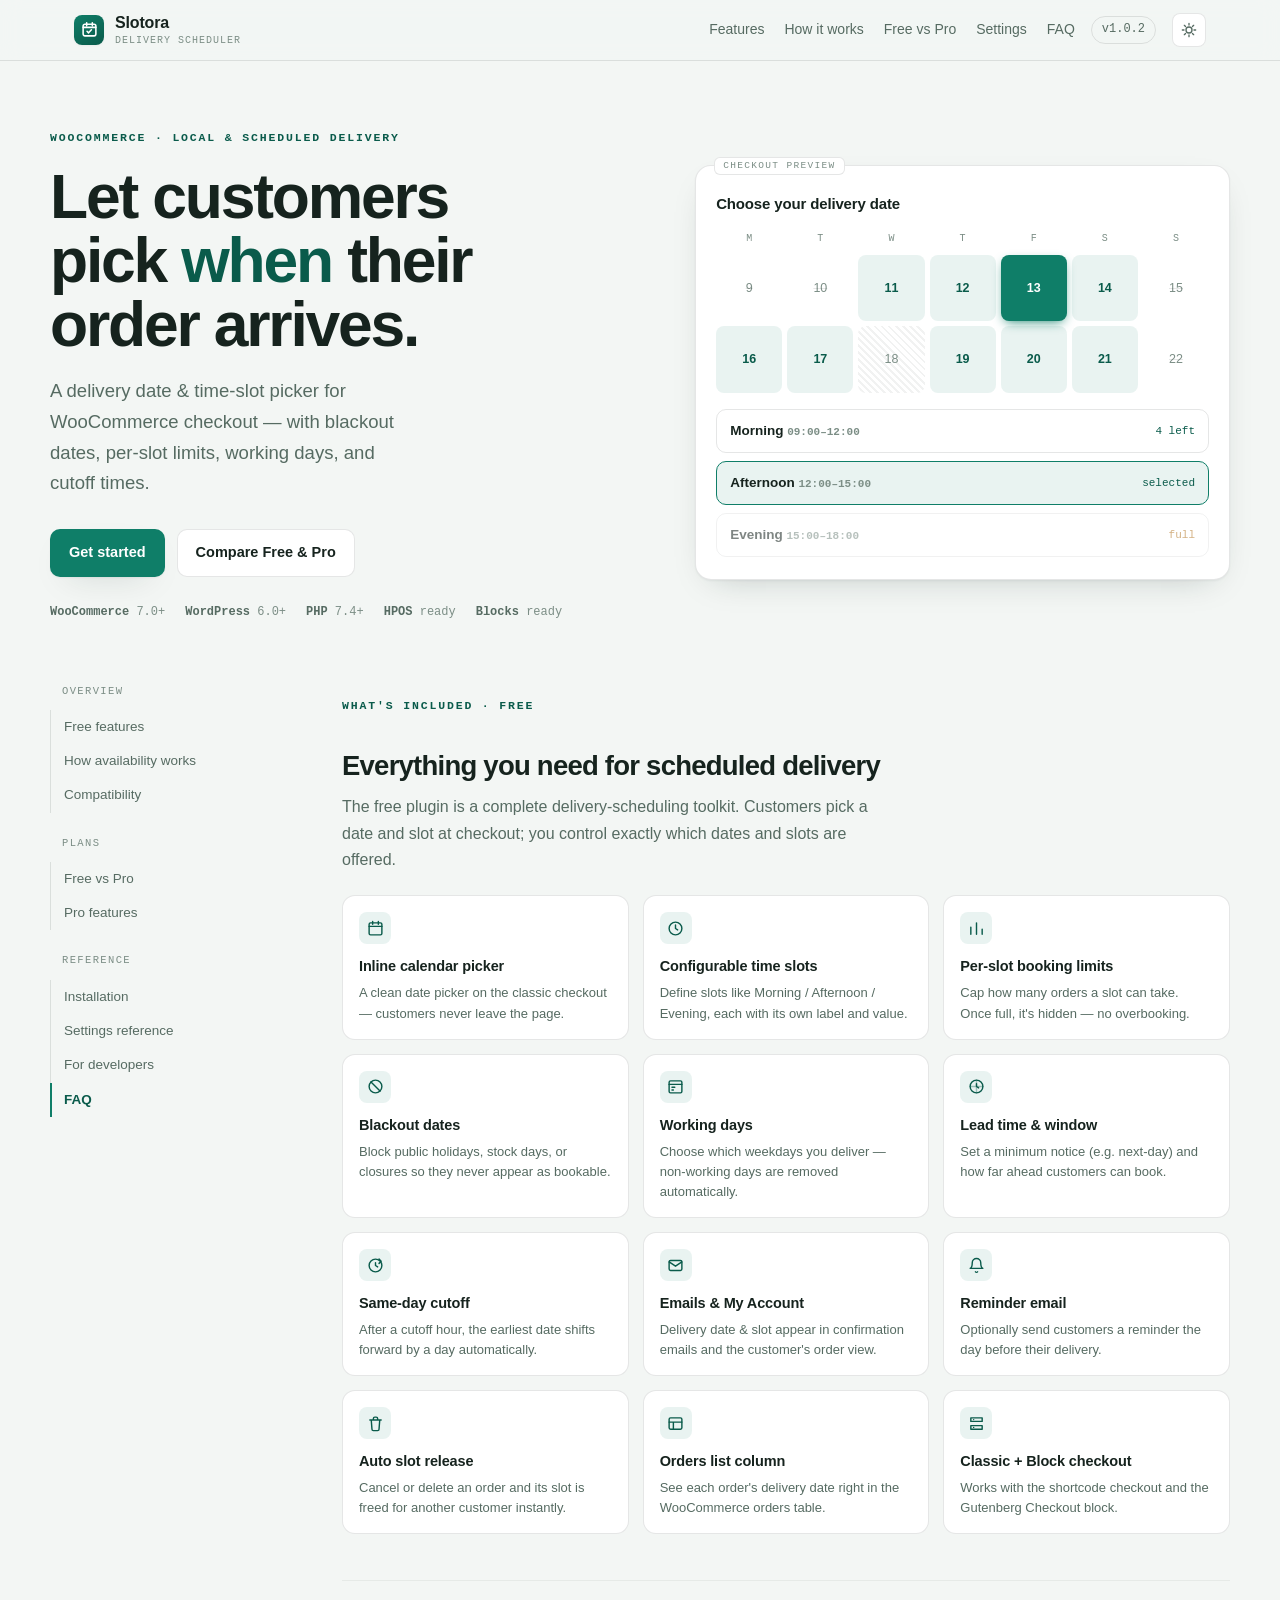
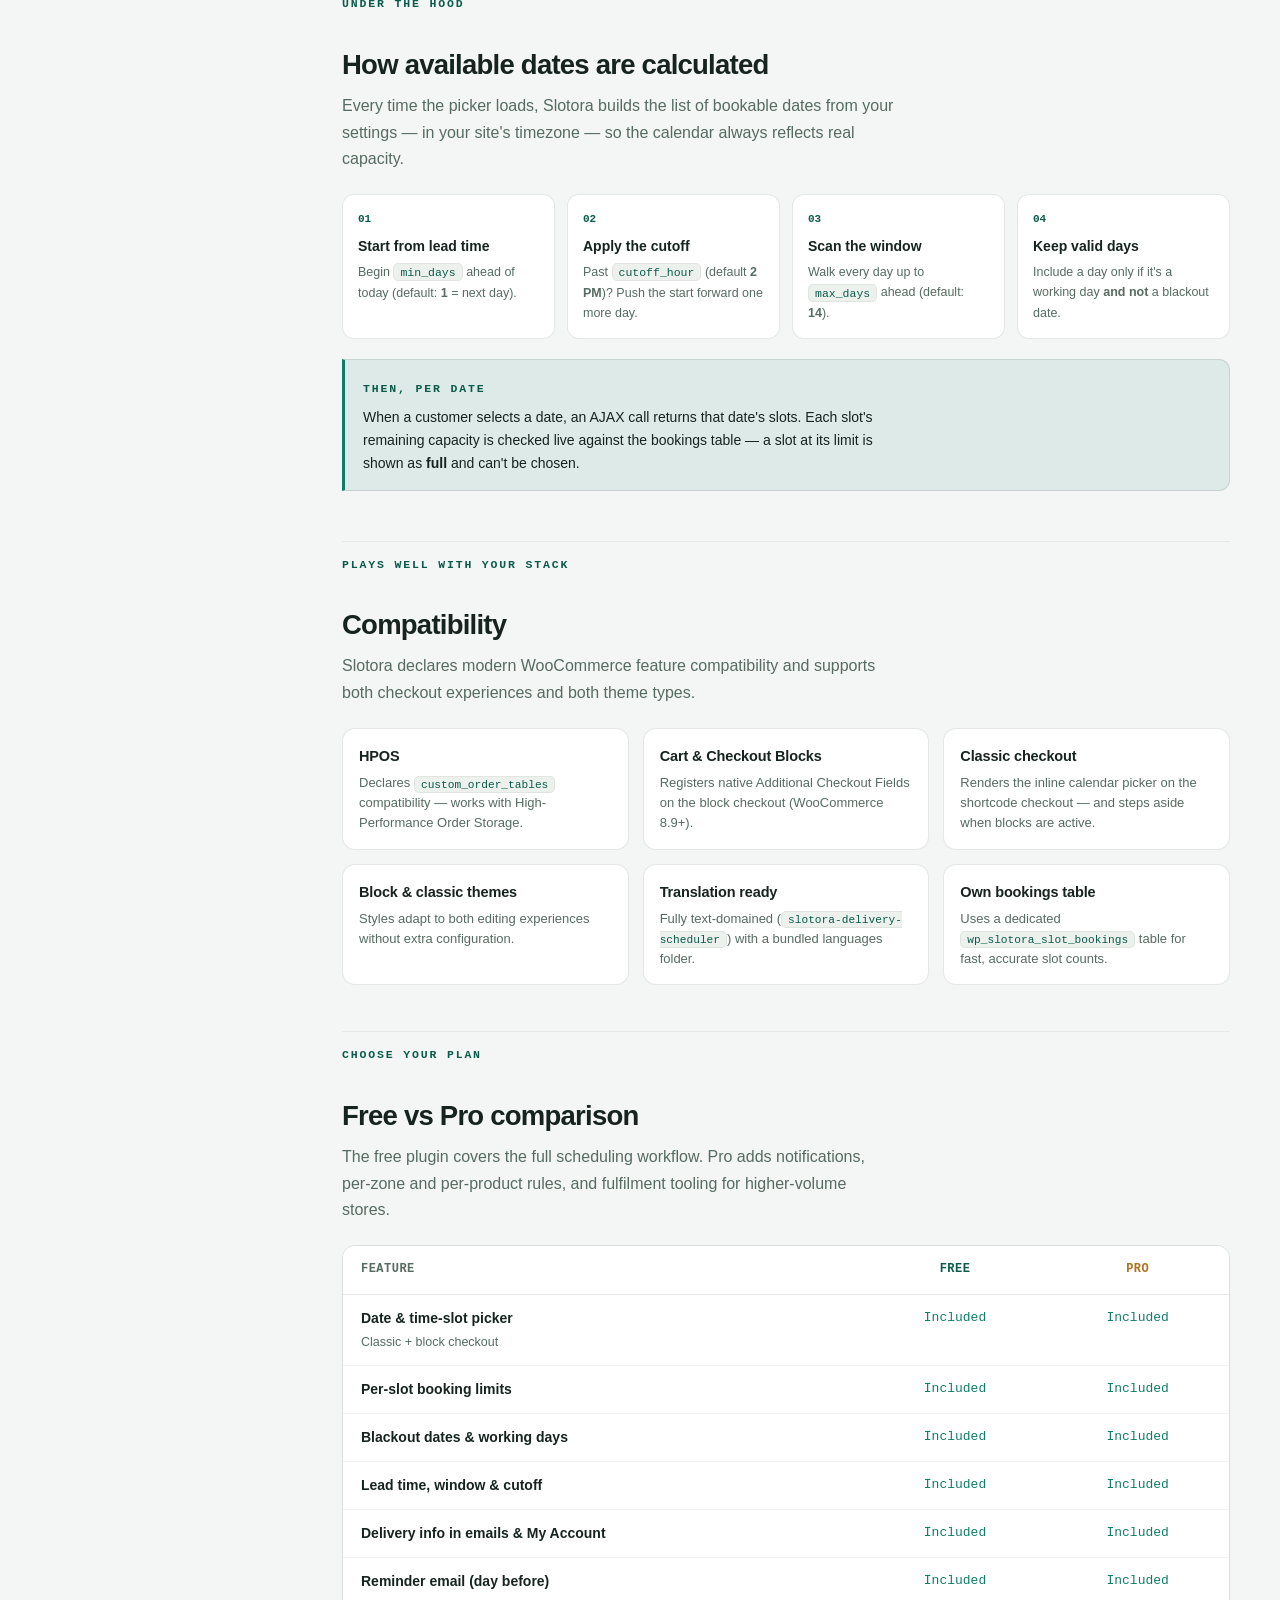
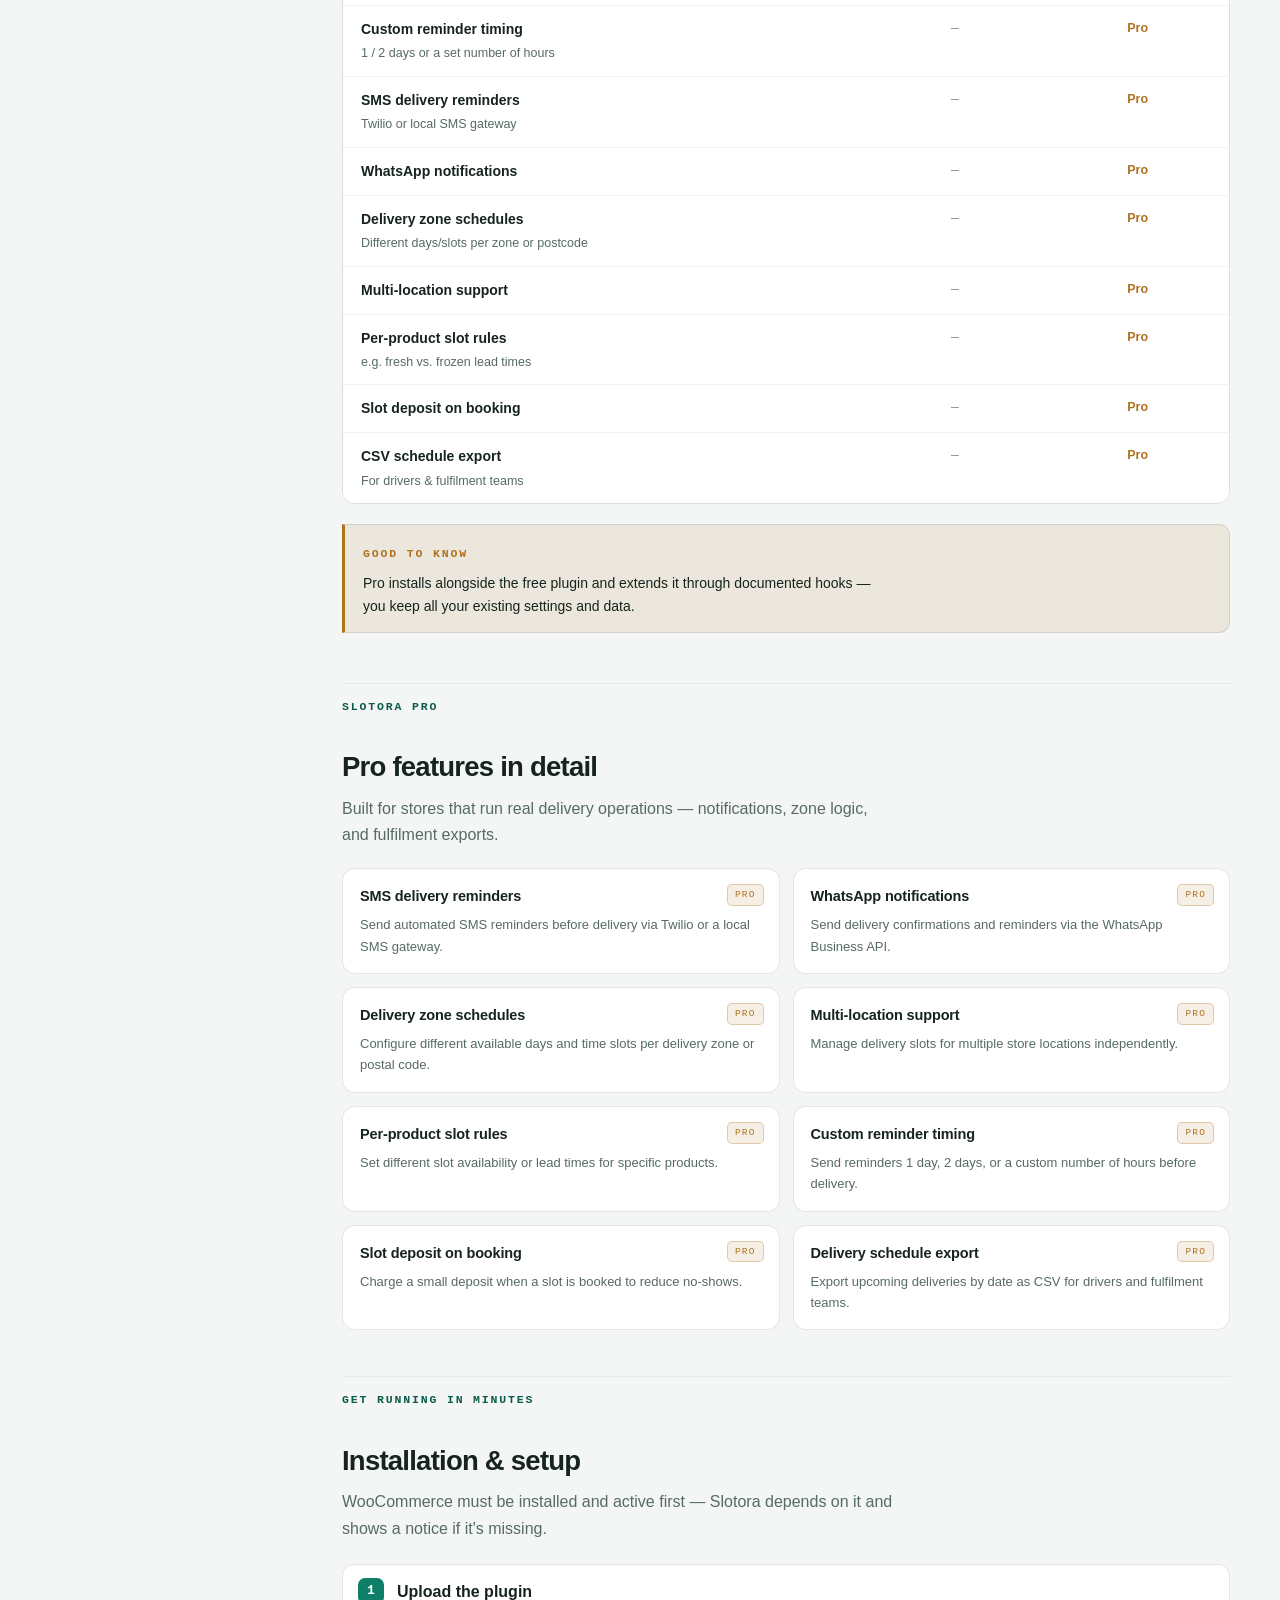
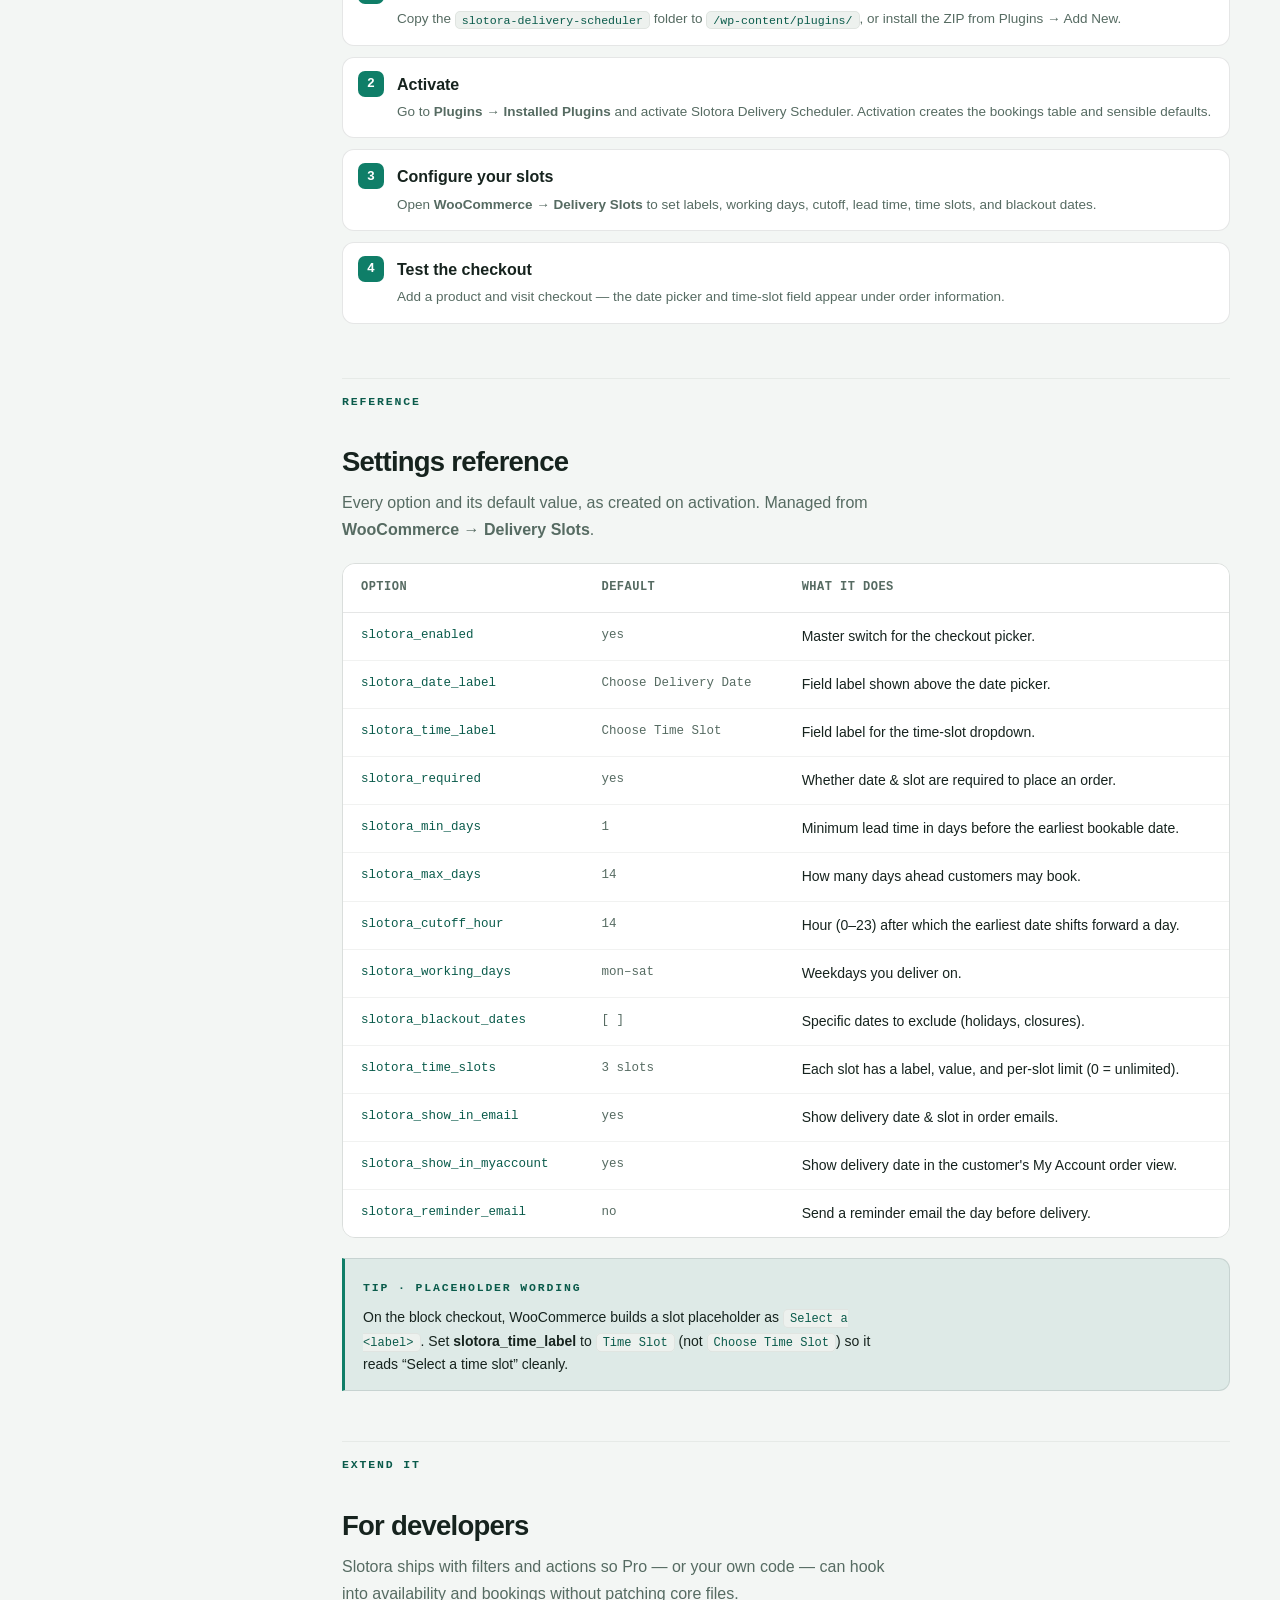
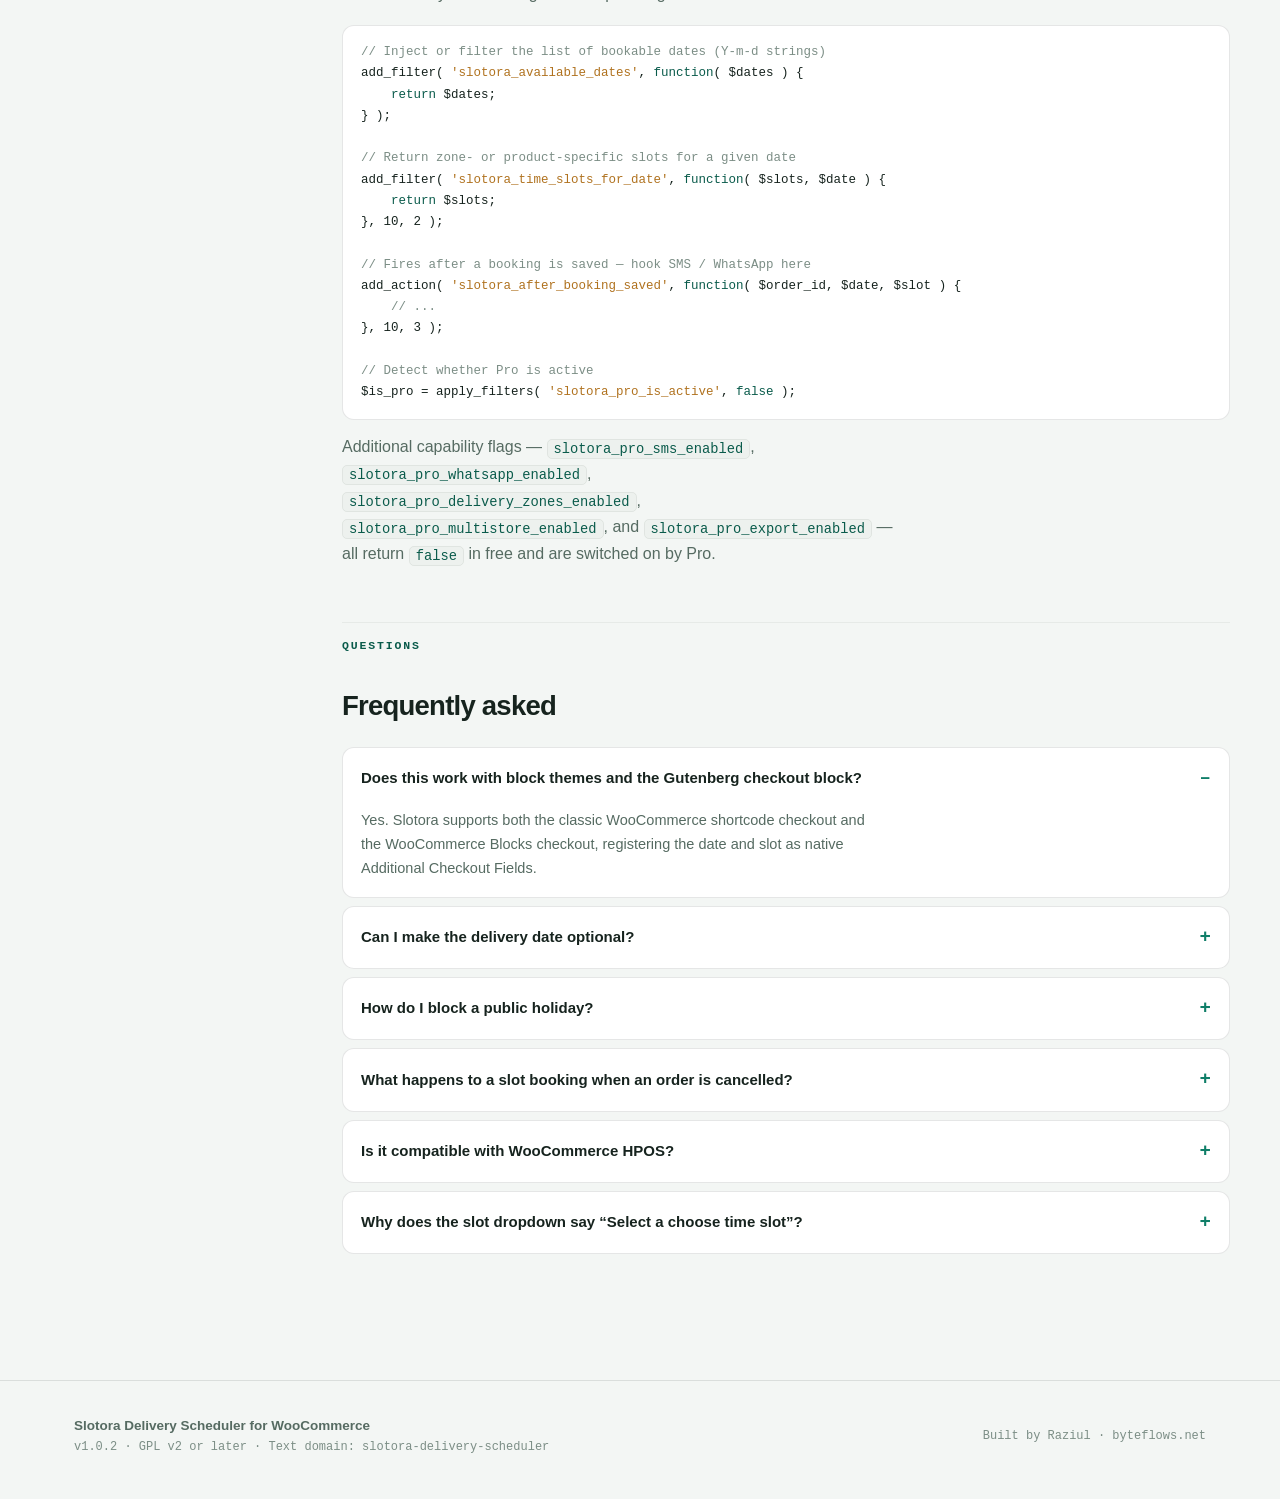
<file: doc/index.html>
<!doctype html>
<html lang="en">
<head>
<meta charset="utf-8">
<meta name="viewport" content="width=device-width, initial-scale=1">
<title>Slotora Delivery Scheduler — Documentation</title>
<meta name="description" content="Complete documentation for Slotora Delivery Scheduler for WooCommerce: features, availability logic, settings reference, and the Free vs Pro comparison.">
<style>
  /* ---------------------------------------------------------------
     Slotora Docs — "dispatch board" identity
     Cool green-biased neutrals · pine-teal primary · marigold = Pro
  ----------------------------------------------------------------- */
  :root {
    --ground:      #F3F6F4;
    --surface:     #FFFFFF;
    --surface-2:   #EDF1EE;
    --ink:         #16231E;
    --muted:       #566B62;
    --faint:       #7C8E86;
    --hairline:    rgba(22, 35, 30, 0.11);
    --hairline-2:  rgba(22, 35, 30, 0.06);
    --accent:      #0F7E68;
    --accent-ink:  #0A5B4B;
    --accent-wash: rgba(15, 126, 104, 0.09);
    --gold:        #B0721F;
    --gold-wash:   rgba(176, 114, 31, 0.11);
    --shadow:      0 1px 2px rgba(16,40,32,.05), 0 12px 34px -18px rgba(16,40,32,.28);

    --mono: ui-monospace, "SF Mono", "SFMono-Regular", Menlo, "Cascadia Mono", Consolas, monospace;
    --sans: -apple-system, BlinkMacSystemFont, "Segoe UI", Roboto, "Helvetica Neue", Arial, sans-serif;

    --maxw: 1180px;
    --rail: 244px;
  }
  @media (prefers-color-scheme: dark) {
    :root {
      --ground:     #0E1512;
      --surface:    #16211D;
      --surface-2:  #1D2A25;
      --ink:        #E7EEEA;
      --muted:      #9DB0A8;
      --faint:      #6F827A;
      --hairline:   rgba(231, 238, 234, 0.13);
      --hairline-2: rgba(231, 238, 234, 0.07);
      --accent:     #34B99C;
      --accent-ink: #7FD9C5;
      --accent-wash:rgba(52, 185, 156, 0.13);
      --gold:       #D9A24E;
      --gold-wash:  rgba(217, 162, 78, 0.15);
      --shadow:     0 1px 2px rgba(0,0,0,.4), 0 18px 40px -20px rgba(0,0,0,.7);
    }
  }
  :root[data-theme="light"] {
    --ground:#F3F6F4; --surface:#FFFFFF; --surface-2:#EDF1EE; --ink:#16231E;
    --muted:#566B62; --faint:#7C8E86; --hairline:rgba(22,35,30,.11); --hairline-2:rgba(22,35,30,.06);
    --accent:#0F7E68; --accent-ink:#0A5B4B; --accent-wash:rgba(15,126,104,.09);
    --gold:#B0721F; --gold-wash:rgba(176,114,31,.11);
    --shadow:0 1px 2px rgba(16,40,32,.05),0 12px 34px -18px rgba(16,40,32,.28);
  }
  :root[data-theme="dark"] {
    --ground:#0E1512; --surface:#16211D; --surface-2:#1D2A25; --ink:#E7EEEA;
    --muted:#9DB0A8; --faint:#6F827A; --hairline:rgba(231,238,234,.13); --hairline-2:rgba(231,238,234,.07);
    --accent:#34B99C; --accent-ink:#7FD9C5; --accent-wash:rgba(52,185,156,.13);
    --gold:#D9A24E; --gold-wash:rgba(217,162,78,.15);
    --shadow:0 1px 2px rgba(0,0,0,.4),0 18px 40px -20px rgba(0,0,0,.7);
  }

  * { box-sizing: border-box; }
  html { scroll-behavior: smooth; }
  @media (prefers-reduced-motion: reduce) { html { scroll-behavior: auto; } }
  body {
    margin: 0;
    background: var(--ground);
    color: var(--ink);
    font-family: var(--sans);
    font-size: 16px;
    line-height: 1.65;
    -webkit-font-smoothing: antialiased;
    text-rendering: optimizeLegibility;
  }
  a { color: var(--accent-ink); text-decoration: none; }
  a:hover { text-decoration: underline; }
  :focus-visible { outline: 2px solid var(--accent); outline-offset: 3px; border-radius: 3px; }

  .wrap { max-width: var(--maxw); margin: 0 auto; padding: 0 24px; }

  .eyebrow {
    font-family: var(--mono);
    font-size: 11.5px;
    letter-spacing: .16em;
    text-transform: uppercase;
    color: var(--accent-ink);
    font-weight: 600;
  }

  /* ---------- top bar ---------- */
  header.top {
    position: sticky; top: 0; z-index: 50;
    background: color-mix(in srgb, var(--ground) 86%, transparent);
    backdrop-filter: saturate(1.4) blur(10px);
    border-bottom: 1px solid var(--hairline);
  }
  .top-in { display: flex; align-items: center; gap: 16px; height: 60px; }
  .brand { display: flex; align-items: center; gap: 11px; font-weight: 700; letter-spacing: -.01em; }
  .brand .glyph {
    width: 30px; height: 30px; border-radius: 8px; flex: none;
    background: linear-gradient(150deg, var(--accent), var(--accent-ink));
    display: grid; place-items: center; color: #fff; box-shadow: var(--shadow);
  }
  .brand .glyph svg { width: 17px; height: 17px; }
  .brand small { display: block; font-family: var(--mono); font-size: 10px; letter-spacing: .1em; color: var(--faint); font-weight: 500; margin-top: -3px; }
  .top-spacer { flex: 1; }
  .top-links { display: flex; gap: 20px; font-size: 14px; }
  .top-links a { color: var(--muted); }
  .top-links a:hover { color: var(--ink); text-decoration: none; }
  .ver { font-family: var(--mono); font-size: 12px; color: var(--muted); border: 1px solid var(--hairline); border-radius: 999px; padding: 3px 10px; }
  .theme-btn {
    appearance: none; border: 1px solid var(--hairline); background: var(--surface);
    color: var(--muted); border-radius: 8px; width: 34px; height: 34px; cursor: pointer;
    display: grid; place-items: center; flex: none;
  }
  .theme-btn:hover { color: var(--ink); }
  .theme-btn svg { width: 16px; height: 16px; }
  @media (max-width: 860px) { .top-links { display: none; } }

  /* ---------- hero ---------- */
  .hero { padding: 62px 0 30px; }
  .hero-grid { display: grid; grid-template-columns: 1.05fr .95fr; gap: 54px; align-items: center; }
  @media (max-width: 900px) { .hero-grid { grid-template-columns: 1fr; gap: 40px; } }
  h1.title {
    font-size: clamp(2.4rem, 5.6vw, 3.9rem);
    line-height: 1.02; letter-spacing: -.035em; font-weight: 800;
    margin: 16px 0 0; text-wrap: balance;
  }
  h1.title em { font-style: normal; color: var(--accent-ink); }
  .lede { font-size: 1.16rem; color: var(--muted); margin: 20px 0 0; max-width: 34ch; text-wrap: pretty; }
  .hero-cta { display: flex; flex-wrap: wrap; gap: 12px; margin-top: 30px; }
  .btn {
    display: inline-flex; align-items: center; gap: 8px; font-weight: 600; font-size: 14.5px;
    padding: 11px 18px; border-radius: 10px; border: 1px solid transparent; cursor: pointer;
  }
  .btn.primary { background: var(--accent); color: #fff; box-shadow: var(--shadow); }
  .btn.primary:hover { background: var(--accent-ink); text-decoration: none; }
  .btn.ghost { background: var(--surface); color: var(--ink); border-color: var(--hairline); }
  .btn.ghost:hover { border-color: var(--accent); text-decoration: none; }
  .hero-meta { margin-top: 26px; display: flex; flex-wrap: wrap; gap: 8px 20px; font-family: var(--mono); font-size: 12px; color: var(--faint); }
  .hero-meta b { color: var(--muted); font-weight: 600; }

  /* ---------- product mock (checkout picker) ---------- */
  .mock {
    background: var(--surface); border: 1px solid var(--hairline); border-radius: 16px;
    box-shadow: var(--shadow); padding: 20px 20px 22px; position: relative;
  }
  .mock::before {
    content: "CHECKOUT PREVIEW"; position: absolute; top: -9px; left: 18px;
    font-family: var(--mono); font-size: 9.5px; letter-spacing: .14em; color: var(--faint);
    background: var(--surface); padding: 0 8px; border: 1px solid var(--hairline); border-radius: 6px; line-height: 16px;
  }
  .mock h4 { margin: 6px 0 14px; font-size: 15px; letter-spacing: -.01em; }
  .cal { display: grid; grid-template-columns: repeat(7, 1fr); gap: 5px; }
  .cal .dow { font-family: var(--mono); font-size: 10px; color: var(--faint); text-align: center; padding-bottom: 3px; }
  .cal .day {
    aspect-ratio: 1; display: grid; place-items: center; border-radius: 8px; font-size: 12.5px;
    color: var(--ink); background: var(--surface-2); font-variant-numeric: tabular-nums;
  }
  .cal .day.off { color: var(--faint); background: transparent; text-decoration: line-through; text-decoration-color: var(--hairline); }
  .cal .day.avail { background: var(--accent-wash); color: var(--accent-ink); font-weight: 600; cursor: pointer; }
  .cal .day.sel { background: var(--accent); color: #fff; font-weight: 700; box-shadow: 0 4px 12px -4px var(--accent); }
  .cal .day.black { background: repeating-linear-gradient(45deg, transparent, transparent 3px, var(--hairline-2) 3px, var(--hairline-2) 5px); color: var(--faint); }
  .slots { margin-top: 16px; display: flex; flex-direction: column; gap: 8px; }
  .slotrow {
    display: flex; align-items: center; justify-content: space-between; gap: 10px;
    border: 1px solid var(--hairline); border-radius: 10px; padding: 10px 13px; font-size: 13.5px;
  }
  .slotrow.pick { border-color: var(--accent); background: var(--accent-wash); }
  .slotrow .lab { font-weight: 600; }
  .slotrow .val { font-family: var(--mono); font-size: 11px; color: var(--faint); }
  .slotrow .cap { font-family: var(--mono); font-size: 11px; color: var(--accent-ink); }
  .slotrow.full { opacity: .55; }
  .slotrow.full .cap { color: var(--gold); }

  /* ---------- layout shell ---------- */
  .shell { display: grid; grid-template-columns: var(--rail) 1fr; gap: 48px; padding: 30px 0 80px; align-items: start; }
  @media (max-width: 980px) { .shell { grid-template-columns: 1fr; gap: 0; } }
  nav.toc { position: sticky; top: 80px; align-self: start; }
  @media (max-width: 980px) { nav.toc { display: none; } }
  nav.toc .grouplabel { font-family: var(--mono); font-size: 10.5px; letter-spacing: .13em; text-transform: uppercase; color: var(--faint); margin: 0 0 10px 12px; }
  nav.toc ul { list-style: none; margin: 0 0 22px; padding: 0; border-left: 1px solid var(--hairline); }
  nav.toc a { display: block; padding: 6px 12px; font-size: 13.5px; color: var(--muted); border-left: 2px solid transparent; margin-left: -1px; }
  nav.toc a:hover { color: var(--ink); text-decoration: none; }
  nav.toc a.active { color: var(--accent-ink); border-left-color: var(--accent); font-weight: 600; }

  main { min-width: 0; }
  section.doc { scroll-margin-top: 78px; padding: 8px 0 46px; border-bottom: 1px solid var(--hairline-2); }
  section.doc:last-child { border-bottom: 0; }
  h2 { font-size: 1.72rem; letter-spacing: -.028em; margin: 26px 0 6px; text-wrap: balance; }
  h2:first-child { margin-top: 8px; }
  h3 { font-size: 1.12rem; letter-spacing: -.01em; margin: 30px 0 8px; }
  .sub { color: var(--muted); max-width: 62ch; margin: 0 0 8px; }
  p { max-width: 66ch; }
  code {
    font-family: var(--mono); font-size: .86em; background: var(--surface-2);
    padding: 1.5px 6px; border-radius: 5px; border: 1px solid var(--hairline-2); color: var(--accent-ink);
  }

  /* ---------- feature cards ---------- */
  .cards { display: grid; grid-template-columns: repeat(3, 1fr); gap: 14px; margin-top: 22px; }
  @media (max-width: 760px) { .cards { grid-template-columns: 1fr 1fr; } }
  @media (max-width: 480px) { .cards { grid-template-columns: 1fr; } }
  .card { background: var(--surface); border: 1px solid var(--hairline); border-radius: 13px; padding: 16px 16px 15px; }
  .card .ic { width: 32px; height: 32px; border-radius: 8px; background: var(--accent-wash); color: var(--accent-ink); display: grid; place-items: center; margin-bottom: 11px; }
  .card .ic svg { width: 17px; height: 17px; }
  .card h4 { margin: 0 0 4px; font-size: 14.5px; letter-spacing: -.01em; }
  .card p { margin: 0; font-size: 13px; color: var(--muted); line-height: 1.55; max-width: none; }

  /* ---------- availability logic diagram ---------- */
  .flow { display: grid; grid-template-columns: repeat(auto-fit, minmax(150px, 1fr)); gap: 12px; margin: 22px 0 8px; }
  .step { background: var(--surface); border: 1px solid var(--hairline); border-radius: 12px; padding: 15px 15px 14px; position: relative; }
  .step .n { font-family: var(--mono); font-size: 11px; color: var(--accent-ink); font-weight: 700; }
  .step h4 { margin: 6px 0 4px; font-size: 14px; }
  .step p { margin: 0; font-size: 12.5px; color: var(--muted); max-width: none; }
  .step code { font-size: 11.5px; }
  .callout {
    margin: 20px 0 4px; border: 1px solid var(--hairline); border-left: 3px solid var(--accent);
    background: var(--accent-wash); border-radius: 0 11px 11px 0; padding: 14px 18px;
  }
  .callout .eyebrow { color: var(--accent-ink); }
  .callout p { margin: 6px 0 0; font-size: 14px; color: var(--ink); }
  .callout.gold { border-left-color: var(--gold); background: var(--gold-wash); }
  .callout.gold .eyebrow { color: var(--gold); }

  /* ---------- comparison table ---------- */
  .tbl-scroll { overflow-x: auto; margin: 22px 0 8px; border: 1px solid var(--hairline); border-radius: 13px; }
  table { border-collapse: collapse; width: 100%; min-width: 560px; font-size: 14px; background: var(--surface); }
  thead th { text-align: left; padding: 14px 18px; font-size: 12px; letter-spacing: .04em; text-transform: uppercase; color: var(--muted); border-bottom: 1px solid var(--hairline); font-family: var(--mono); font-weight: 600; }
  thead th.col-free { color: var(--accent-ink); }
  thead th.col-pro { color: var(--gold); }
  tbody td { padding: 12px 18px; border-bottom: 1px solid var(--hairline-2); vertical-align: top; }
  tbody tr:last-child td { border-bottom: 0; }
  tbody td.feat { font-weight: 600; }
  tbody td.feat small { display: block; font-weight: 400; color: var(--muted); font-size: 12.5px; margin-top: 2px; }
  .mark { font-family: var(--mono); font-size: 13px; }
  .yes { color: var(--accent); }
  .no { color: var(--faint); }
  .prolab { color: var(--gold); font-weight: 600; font-size: 12.5px; }
  td.center { text-align: center; }
  th.center { text-align: center; }

  /* ---------- settings reference ---------- */
  .settings { overflow-x: auto; margin: 20px 0 8px; border: 1px solid var(--hairline); border-radius: 13px; }
  .settings table { min-width: 620px; }
  .settings td.key { font-family: var(--mono); font-size: 12.5px; color: var(--accent-ink); white-space: nowrap; }
  .settings td.def { font-family: var(--mono); font-size: 12.5px; color: var(--muted); white-space: nowrap; }

  /* ---------- pro grid ---------- */
  .pro-grid { display: grid; grid-template-columns: repeat(2, 1fr); gap: 13px; margin-top: 20px; }
  @media (max-width: 640px) { .pro-grid { grid-template-columns: 1fr; } }
  .pro-card { border: 1px solid var(--hairline); border-radius: 13px; padding: 16px 17px; background: var(--surface); position: relative; }
  .pro-card::after { content: "PRO"; position: absolute; top: 15px; right: 15px; font-family: var(--mono); font-size: 9.5px; letter-spacing: .12em; color: var(--gold); background: var(--gold-wash); border: 1px solid color-mix(in srgb, var(--gold) 30%, transparent); padding: 2px 7px; border-radius: 5px; }
  .pro-card h4 { margin: 0 0 5px; font-size: 14.5px; padding-right: 40px; letter-spacing: -.01em; }
  .pro-card p { margin: 0; font-size: 13px; color: var(--muted); max-width: none; }

  /* ---------- steps (install) ---------- */
  ol.steps { counter-reset: s; list-style: none; padding: 0; margin: 22px 0 8px; display: flex; flex-direction: column; gap: 11px; }
  ol.steps li { counter-increment: s; position: relative; padding: 14px 16px 14px 54px; background: var(--surface); border: 1px solid var(--hairline); border-radius: 12px; }
  ol.steps li::before { content: counter(s); position: absolute; left: 15px; top: 13px; width: 26px; height: 26px; border-radius: 7px; background: var(--accent); color: #fff; font-family: var(--mono); font-size: 13px; font-weight: 700; display: grid; place-items: center; }
  ol.steps li b { font-weight: 600; }
  ol.steps li p { margin: 3px 0 0; font-size: 13.5px; color: var(--muted); max-width: none; }

  /* ---------- FAQ ---------- */
  .faq { margin-top: 18px; display: flex; flex-direction: column; gap: 8px; }
  details { border: 1px solid var(--hairline); border-radius: 12px; background: var(--surface); overflow: hidden; }
  details summary { cursor: pointer; list-style: none; padding: 15px 18px; font-weight: 600; font-size: 15px; display: flex; justify-content: space-between; align-items: center; gap: 12px; }
  details summary::-webkit-details-marker { display: none; }
  details summary::after { content: "+"; font-family: var(--mono); color: var(--accent); font-size: 19px; flex: none; }
  details[open] summary::after { content: "–"; }
  details .body { padding: 0 18px 16px; color: var(--muted); font-size: 14.5px; }
  details .body p { margin: 0; max-width: 64ch; }

  /* ---------- dev hooks ---------- */
  pre.code { background: var(--surface); border: 1px solid var(--hairline); border-radius: 12px; padding: 16px 18px; overflow-x: auto; margin: 18px 0 8px; font-family: var(--mono); font-size: 12.5px; line-height: 1.7; color: var(--ink); }
  pre.code .cm { color: var(--faint); }
  pre.code .fn { color: var(--accent-ink); }
  pre.code .st { color: var(--gold); }

  /* ---------- footer ---------- */
  footer.foot { border-top: 1px solid var(--hairline); padding: 34px 0 46px; color: var(--muted); font-size: 13.5px; }
  footer.foot .foot-in { display: flex; justify-content: space-between; flex-wrap: wrap; gap: 14px; align-items: center; }
  footer.foot .mono { font-family: var(--mono); font-size: 12px; color: var(--faint); }
</style>
</head>
<body>

<header class="top">
  <div class="wrap top-in">
    <div class="brand">
      <span class="glyph" aria-hidden="true">
        <svg viewBox="0 0 24 24" fill="none" stroke="currentColor" stroke-width="2.2" stroke-linecap="round" stroke-linejoin="round"><rect x="3" y="4.5" width="18" height="16.5" rx="2.5"/><path d="M3 9h18M8 2.5v4M16 2.5v4"/><path d="M8.5 14.5l2.2 2.2 4-4.4"/></svg>
      </span>
      <span>Slotora<small>DELIVERY SCHEDULER</small></span>
    </div>
    <div class="top-spacer"></div>
    <div class="top-links">
      <a href="#features">Features</a>
      <a href="#availability">How it works</a>
      <a href="#compare">Free vs Pro</a>
      <a href="#settings">Settings</a>
      <a href="#faq">FAQ</a>
    </div>
    <span class="ver">v1.0.2</span>
    <button class="theme-btn" id="themeBtn" aria-label="Toggle color theme">
      <svg viewBox="0 0 24 24" fill="none" stroke="currentColor" stroke-width="2" stroke-linecap="round"><circle cx="12" cy="12" r="4.5"/><path d="M12 2v2.5M12 19.5V22M22 12h-2.5M4.5 12H2M19 5l-1.8 1.8M6.8 17.2 5 19M19 19l-1.8-1.8M6.8 6.8 5 5"/></svg>
    </button>
  </div>
</header>

<!-- ==================== HERO ==================== -->
<div class="wrap hero">
  <div class="hero-grid">
    <div>
      <span class="eyebrow">WooCommerce · Local &amp; scheduled delivery</span>
      <h1 class="title">Let customers pick <em>when</em> their order arrives.</h1>
      <p class="lede">A delivery date &amp; time-slot picker for WooCommerce checkout — with blackout dates, per-slot limits, working days, and cutoff times.</p>
      <div class="hero-cta">
        <a class="btn primary" href="#install">Get started</a>
        <a class="btn ghost" href="#compare">Compare Free &amp; Pro</a>
      </div>
      <div class="hero-meta">
        <span><b>WooCommerce</b> 7.0+</span>
        <span><b>WordPress</b> 6.0+</span>
        <span><b>PHP</b> 7.4+</span>
        <span><b>HPOS</b> ready</span>
        <span><b>Blocks</b> ready</span>
      </div>
    </div>

    <!-- Product moment: the checkout picker itself -->
    <div class="mock" aria-hidden="true">
      <h4>Choose your delivery date</h4>
      <div class="cal">
        <div class="dow">M</div><div class="dow">T</div><div class="dow">W</div><div class="dow">T</div><div class="dow">F</div><div class="dow">S</div><div class="dow">S</div>
        <div class="day off">9</div><div class="day off">10</div><div class="day avail">11</div><div class="day avail">12</div><div class="day sel">13</div><div class="day avail">14</div><div class="day off">15</div>
        <div class="day avail">16</div><div class="day avail">17</div><div class="day black">18</div><div class="day avail">19</div><div class="day avail">20</div><div class="day avail">21</div><div class="day off">22</div>
      </div>
      <div class="slots">
        <div class="slotrow"><span class="lab">Morning <span class="val">09:00–12:00</span></span><span class="cap">4 left</span></div>
        <div class="slotrow pick"><span class="lab">Afternoon <span class="val">12:00–15:00</span></span><span class="cap">selected</span></div>
        <div class="slotrow full"><span class="lab">Evening <span class="val">15:00–18:00</span></span><span class="cap">full</span></div>
      </div>
    </div>
  </div>
</div>

<!-- ==================== SHELL ==================== -->
<div class="wrap shell">
  <nav class="toc" aria-label="Table of contents">
    <p class="grouplabel">Overview</p>
    <ul>
      <li><a href="#features">Free features</a></li>
      <li><a href="#availability">How availability works</a></li>
      <li><a href="#compat">Compatibility</a></li>
    </ul>
    <p class="grouplabel">Plans</p>
    <ul>
      <li><a href="#compare">Free vs Pro</a></li>
      <li><a href="#pro">Pro features</a></li>
    </ul>
    <p class="grouplabel">Reference</p>
    <ul>
      <li><a href="#install">Installation</a></li>
      <li><a href="#settings">Settings reference</a></li>
      <li><a href="#developers">For developers</a></li>
      <li><a href="#faq">FAQ</a></li>
    </ul>
  </nav>

  <main>
    <!-- FEATURES -->
    <section class="doc" id="features">
      <span class="eyebrow">What's included · Free</span>
      <h2>Everything you need for scheduled delivery</h2>
      <p class="sub">The free plugin is a complete delivery-scheduling toolkit. Customers pick a date and slot at checkout; you control exactly which dates and slots are offered.</p>

      <div class="cards">
        <div class="card">
          <div class="ic"><svg viewBox="0 0 24 24" fill="none" stroke="currentColor" stroke-width="2" stroke-linecap="round" stroke-linejoin="round"><rect x="3" y="4" width="18" height="17" rx="2"/><path d="M3 9h18M8 2v4M16 2v4"/></svg></div>
          <h4>Inline calendar picker</h4>
          <p>A clean date picker on the classic checkout — customers never leave the page.</p>
        </div>
        <div class="card">
          <div class="ic"><svg viewBox="0 0 24 24" fill="none" stroke="currentColor" stroke-width="2" stroke-linecap="round" stroke-linejoin="round"><circle cx="12" cy="12" r="9"/><path d="M12 7v5l3 2"/></svg></div>
          <h4>Configurable time slots</h4>
          <p>Define slots like Morning / Afternoon / Evening, each with its own label and value.</p>
        </div>
        <div class="card">
          <div class="ic"><svg viewBox="0 0 24 24" fill="none" stroke="currentColor" stroke-width="2" stroke-linecap="round" stroke-linejoin="round"><path d="M4 20V10M12 20V4M20 20v-7"/></svg></div>
          <h4>Per-slot booking limits</h4>
          <p>Cap how many orders a slot can take. Once full, it's hidden — no overbooking.</p>
        </div>
        <div class="card">
          <div class="ic"><svg viewBox="0 0 24 24" fill="none" stroke="currentColor" stroke-width="2" stroke-linecap="round" stroke-linejoin="round"><circle cx="12" cy="12" r="9"/><path d="M5.6 5.6l12.8 12.8"/></svg></div>
          <h4>Blackout dates</h4>
          <p>Block public holidays, stock days, or closures so they never appear as bookable.</p>
        </div>
        <div class="card">
          <div class="ic"><svg viewBox="0 0 24 24" fill="none" stroke="currentColor" stroke-width="2" stroke-linecap="round" stroke-linejoin="round"><rect x="3" y="4" width="18" height="17" rx="2"/><path d="M3 9h18"/><path d="M7 13h4M7 17h2"/></svg></div>
          <h4>Working days</h4>
          <p>Choose which weekdays you deliver — non-working days are removed automatically.</p>
        </div>
        <div class="card">
          <div class="ic"><svg viewBox="0 0 24 24" fill="none" stroke="currentColor" stroke-width="2" stroke-linecap="round" stroke-linejoin="round"><path d="M12 3v18M3 12h18" opacity=".35"/><path d="M12 8v4l3 2"/><circle cx="12" cy="12" r="9"/></svg></div>
          <h4>Lead time &amp; window</h4>
          <p>Set a minimum notice (e.g. next-day) and how far ahead customers can book.</p>
        </div>
        <div class="card">
          <div class="ic"><svg viewBox="0 0 24 24" fill="none" stroke="currentColor" stroke-width="2" stroke-linecap="round" stroke-linejoin="round"><circle cx="12" cy="12" r="9"/><path d="M12 8v4l3 2"/><path d="M17 3l3 3-3 3"/></svg></div>
          <h4>Same-day cutoff</h4>
          <p>After a cutoff hour, the earliest date shifts forward by a day automatically.</p>
        </div>
        <div class="card">
          <div class="ic"><svg viewBox="0 0 24 24" fill="none" stroke="currentColor" stroke-width="2" stroke-linecap="round" stroke-linejoin="round"><rect x="3" y="5" width="18" height="14" rx="2"/><path d="M3 7l9 6 9-6"/></svg></div>
          <h4>Emails &amp; My Account</h4>
          <p>Delivery date &amp; slot appear in confirmation emails and the customer's order view.</p>
        </div>
        <div class="card">
          <div class="ic"><svg viewBox="0 0 24 24" fill="none" stroke="currentColor" stroke-width="2" stroke-linecap="round" stroke-linejoin="round"><path d="M18 8a6 6 0 10-12 0c0 7-3 8-3 8h18s-3-1-3-8"/><path d="M13.5 21a2 2 0 01-3 0"/></svg></div>
          <h4>Reminder email</h4>
          <p>Optionally send customers a reminder the day before their delivery.</p>
        </div>
        <div class="card">
          <div class="ic"><svg viewBox="0 0 24 24" fill="none" stroke="currentColor" stroke-width="2" stroke-linecap="round" stroke-linejoin="round"><path d="M4 7h16M9 7V5a2 2 0 012-2h2a2 2 0 012 2v2M6 7l1 13a2 2 0 002 2h6a2 2 0 002-2l1-13"/></svg></div>
          <h4>Auto slot release</h4>
          <p>Cancel or delete an order and its slot is freed for another customer instantly.</p>
        </div>
        <div class="card">
          <div class="ic"><svg viewBox="0 0 24 24" fill="none" stroke="currentColor" stroke-width="2" stroke-linecap="round" stroke-linejoin="round"><rect x="3" y="4" width="18" height="16" rx="2"/><path d="M3 10h18M9 10v10"/></svg></div>
          <h4>Orders list column</h4>
          <p>See each order's delivery date right in the WooCommerce orders table.</p>
        </div>
        <div class="card">
          <div class="ic"><svg viewBox="0 0 24 24" fill="none" stroke="currentColor" stroke-width="2" stroke-linecap="round" stroke-linejoin="round"><path d="M4 4h16v5H4zM4 15h16v5H4z"/><path d="M8 6.5h.01M8 17.5h.01"/></svg></div>
          <h4>Classic + Block checkout</h4>
          <p>Works with the shortcode checkout and the Gutenberg Checkout block.</p>
        </div>
      </div>
    </section>

    <!-- AVAILABILITY -->
    <section class="doc" id="availability">
      <span class="eyebrow">Under the hood</span>
      <h2>How available dates are calculated</h2>
      <p class="sub">Every time the picker loads, Slotora builds the list of bookable dates from your settings — in your site's timezone — so the calendar always reflects real capacity.</p>

      <div class="flow">
        <div class="step">
          <div class="n">01</div>
          <h4>Start from lead time</h4>
          <p>Begin <code>min_days</code> ahead of today (default: <b>1</b> = next day).</p>
        </div>
        <div class="step">
          <div class="n">02</div>
          <h4>Apply the cutoff</h4>
          <p>Past <code>cutoff_hour</code> (default <b>2 PM</b>)? Push the start forward one more day.</p>
        </div>
        <div class="step">
          <div class="n">03</div>
          <h4>Scan the window</h4>
          <p>Walk every day up to <code>max_days</code> ahead (default: <b>14</b>).</p>
        </div>
        <div class="step">
          <div class="n">04</div>
          <h4>Keep valid days</h4>
          <p>Include a day only if it's a working day <b>and not</b> a blackout date.</p>
        </div>
      </div>

      <div class="callout">
        <span class="eyebrow">Then, per date</span>
        <p>When a customer selects a date, an AJAX call returns that date's slots. Each slot's remaining capacity is checked live against the bookings table — a slot at its limit is shown as <b>full</b> and can't be chosen.</p>
      </div>
    </section>

    <!-- COMPATIBILITY -->
    <section class="doc" id="compat">
      <span class="eyebrow">Plays well with your stack</span>
      <h2>Compatibility</h2>
      <p class="sub">Slotora declares modern WooCommerce feature compatibility and supports both checkout experiences and both theme types.</p>
      <div class="cards">
        <div class="card"><h4>HPOS</h4><p>Declares <code>custom_order_tables</code> compatibility — works with High-Performance Order Storage.</p></div>
        <div class="card"><h4>Cart &amp; Checkout Blocks</h4><p>Registers native Additional Checkout Fields on the block checkout (WooCommerce 8.9+).</p></div>
        <div class="card"><h4>Classic checkout</h4><p>Renders the inline calendar picker on the shortcode checkout — and steps aside when blocks are active.</p></div>
        <div class="card"><h4>Block &amp; classic themes</h4><p>Styles adapt to both editing experiences without extra configuration.</p></div>
        <div class="card"><h4>Translation ready</h4><p>Fully text-domained (<code>slotora-delivery-scheduler</code>) with a bundled languages folder.</p></div>
        <div class="card"><h4>Own bookings table</h4><p>Uses a dedicated <code>wp_slotora_slot_bookings</code> table for fast, accurate slot counts.</p></div>
      </div>
    </section>

    <!-- COMPARE -->
    <section class="doc" id="compare">
      <span class="eyebrow">Choose your plan</span>
      <h2>Free vs Pro comparison</h2>
      <p class="sub">The free plugin covers the full scheduling workflow. Pro adds notifications, per-zone and per-product rules, and fulfilment tooling for higher-volume stores.</p>

      <div class="tbl-scroll">
        <table>
          <thead>
            <tr>
              <th>Feature</th>
              <th class="col-free center">Free</th>
              <th class="col-pro center">Pro</th>
            </tr>
          </thead>
          <tbody>
            <tr><td class="feat">Date &amp; time-slot picker<small>Classic + block checkout</small></td><td class="center mark yes">Included</td><td class="center mark yes">Included</td></tr>
            <tr><td class="feat">Per-slot booking limits</td><td class="center mark yes">Included</td><td class="center mark yes">Included</td></tr>
            <tr><td class="feat">Blackout dates &amp; working days</td><td class="center mark yes">Included</td><td class="center mark yes">Included</td></tr>
            <tr><td class="feat">Lead time, window &amp; cutoff</td><td class="center mark yes">Included</td><td class="center mark yes">Included</td></tr>
            <tr><td class="feat">Delivery info in emails &amp; My Account</td><td class="center mark yes">Included</td><td class="center mark yes">Included</td></tr>
            <tr><td class="feat">Reminder email (day before)</td><td class="center mark yes">Included</td><td class="center mark yes">Included</td></tr>
            <tr><td class="feat">Custom reminder timing<small>1 / 2 days or a set number of hours</small></td><td class="center mark no">—</td><td class="center prolab">Pro</td></tr>
            <tr><td class="feat">SMS delivery reminders<small>Twilio or local SMS gateway</small></td><td class="center mark no">—</td><td class="center prolab">Pro</td></tr>
            <tr><td class="feat">WhatsApp notifications</td><td class="center mark no">—</td><td class="center prolab">Pro</td></tr>
            <tr><td class="feat">Delivery zone schedules<small>Different days/slots per zone or postcode</small></td><td class="center mark no">—</td><td class="center prolab">Pro</td></tr>
            <tr><td class="feat">Multi-location support</td><td class="center mark no">—</td><td class="center prolab">Pro</td></tr>
            <tr><td class="feat">Per-product slot rules<small>e.g. fresh vs. frozen lead times</small></td><td class="center mark no">—</td><td class="center prolab">Pro</td></tr>
            <tr><td class="feat">Slot deposit on booking</td><td class="center mark no">—</td><td class="center prolab">Pro</td></tr>
            <tr><td class="feat">CSV schedule export<small>For drivers &amp; fulfilment teams</small></td><td class="center mark no">—</td><td class="center prolab">Pro</td></tr>
          </tbody>
        </table>
      </div>
      <div class="callout gold">
        <span class="eyebrow">Good to know</span>
        <p>Pro installs alongside the free plugin and extends it through documented hooks — you keep all your existing settings and data.</p>
      </div>
    </section>

    <!-- PRO -->
    <section class="doc" id="pro">
      <span class="eyebrow">Slotora Pro</span>
      <h2>Pro features in detail</h2>
      <p class="sub">Built for stores that run real delivery operations — notifications, zone logic, and fulfilment exports.</p>
      <div class="pro-grid">
        <div class="pro-card"><h4>SMS delivery reminders</h4><p>Send automated SMS reminders before delivery via Twilio or a local SMS gateway.</p></div>
        <div class="pro-card"><h4>WhatsApp notifications</h4><p>Send delivery confirmations and reminders via the WhatsApp Business API.</p></div>
        <div class="pro-card"><h4>Delivery zone schedules</h4><p>Configure different available days and time slots per delivery zone or postal code.</p></div>
        <div class="pro-card"><h4>Multi-location support</h4><p>Manage delivery slots for multiple store locations independently.</p></div>
        <div class="pro-card"><h4>Per-product slot rules</h4><p>Set different slot availability or lead times for specific products.</p></div>
        <div class="pro-card"><h4>Custom reminder timing</h4><p>Send reminders 1 day, 2 days, or a custom number of hours before delivery.</p></div>
        <div class="pro-card"><h4>Slot deposit on booking</h4><p>Charge a small deposit when a slot is booked to reduce no-shows.</p></div>
        <div class="pro-card"><h4>Delivery schedule export</h4><p>Export upcoming deliveries by date as CSV for drivers and fulfilment teams.</p></div>
      </div>
    </section>

    <!-- INSTALL -->
    <section class="doc" id="install">
      <span class="eyebrow">Get running in minutes</span>
      <h2>Installation &amp; setup</h2>
      <p class="sub">WooCommerce must be installed and active first — Slotora depends on it and shows a notice if it's missing.</p>
      <ol class="steps">
        <li><b>Upload the plugin</b><p>Copy the <code>slotora-delivery-scheduler</code> folder to <code>/wp-content/plugins/</code>, or install the ZIP from Plugins → Add New.</p></li>
        <li><b>Activate</b><p>Go to <b>Plugins → Installed Plugins</b> and activate Slotora Delivery Scheduler. Activation creates the bookings table and sensible defaults.</p></li>
        <li><b>Configure your slots</b><p>Open <b>WooCommerce → Delivery Slots</b> to set labels, working days, cutoff, lead time, time slots, and blackout dates.</p></li>
        <li><b>Test the checkout</b><p>Add a product and visit checkout — the date picker and time-slot field appear under order information.</p></li>
      </ol>
    </section>

    <!-- SETTINGS -->
    <section class="doc" id="settings">
      <span class="eyebrow">Reference</span>
      <h2>Settings reference</h2>
      <p class="sub">Every option and its default value, as created on activation. Managed from <b>WooCommerce → Delivery Slots</b>.</p>
      <div class="settings">
        <table>
          <thead>
            <tr><th>Option</th><th>Default</th><th>What it does</th></tr>
          </thead>
          <tbody>
            <tr><td class="key">slotora_enabled</td><td class="def">yes</td><td>Master switch for the checkout picker.</td></tr>
            <tr><td class="key">slotora_date_label</td><td class="def">Choose Delivery Date</td><td>Field label shown above the date picker.</td></tr>
            <tr><td class="key">slotora_time_label</td><td class="def">Choose Time Slot</td><td>Field label for the time-slot dropdown.</td></tr>
            <tr><td class="key">slotora_required</td><td class="def">yes</td><td>Whether date &amp; slot are required to place an order.</td></tr>
            <tr><td class="key">slotora_min_days</td><td class="def">1</td><td>Minimum lead time in days before the earliest bookable date.</td></tr>
            <tr><td class="key">slotora_max_days</td><td class="def">14</td><td>How many days ahead customers may book.</td></tr>
            <tr><td class="key">slotora_cutoff_hour</td><td class="def">14</td><td>Hour (0–23) after which the earliest date shifts forward a day.</td></tr>
            <tr><td class="key">slotora_working_days</td><td class="def">mon–sat</td><td>Weekdays you deliver on.</td></tr>
            <tr><td class="key">slotora_blackout_dates</td><td class="def">[ ]</td><td>Specific dates to exclude (holidays, closures).</td></tr>
            <tr><td class="key">slotora_time_slots</td><td class="def">3 slots</td><td>Each slot has a label, value, and per-slot limit (0 = unlimited).</td></tr>
            <tr><td class="key">slotora_show_in_email</td><td class="def">yes</td><td>Show delivery date &amp; slot in order emails.</td></tr>
            <tr><td class="key">slotora_show_in_myaccount</td><td class="def">yes</td><td>Show delivery date in the customer's My Account order view.</td></tr>
            <tr><td class="key">slotora_reminder_email</td><td class="def">no</td><td>Send a reminder email the day before delivery.</td></tr>
          </tbody>
        </table>
      </div>
      <div class="callout">
        <span class="eyebrow">Tip · placeholder wording</span>
        <p>On the block checkout, WooCommerce builds a slot placeholder as <code>Select a &lt;label&gt;</code>. Set <b>slotora_time_label</b> to <code>Time Slot</code> (not <code>Choose Time Slot</code>) so it reads “Select a time slot” cleanly.</p>
      </div>
    </section>

    <!-- DEVELOPERS -->
    <section class="doc" id="developers">
      <span class="eyebrow">Extend it</span>
      <h2>For developers</h2>
      <p class="sub">Slotora ships with filters and actions so Pro — or your own code — can hook into availability and bookings without patching core files.</p>
      <pre class="code"><span class="cm">// Inject or filter the list of bookable dates (Y-m-d strings)</span>
add_filter( <span class="st">'slotora_available_dates'</span>, <span class="fn">function</span>( $dates ) {
    <span class="fn">return</span> $dates;
} );

<span class="cm">// Return zone- or product-specific slots for a given date</span>
add_filter( <span class="st">'slotora_time_slots_for_date'</span>, <span class="fn">function</span>( $slots, $date ) {
    <span class="fn">return</span> $slots;
}, 10, 2 );

<span class="cm">// Fires after a booking is saved — hook SMS / WhatsApp here</span>
add_action( <span class="st">'slotora_after_booking_saved'</span>, <span class="fn">function</span>( $order_id, $date, $slot ) {
    <span class="cm">// ...</span>
}, 10, 3 );

<span class="cm">// Detect whether Pro is active</span>
$is_pro = apply_filters( <span class="st">'slotora_pro_is_active'</span>, <span class="fn">false</span> );</pre>
      <p class="sub" style="margin-top:14px">Additional capability flags — <code>slotora_pro_sms_enabled</code>, <code>slotora_pro_whatsapp_enabled</code>, <code>slotora_pro_delivery_zones_enabled</code>, <code>slotora_pro_multistore_enabled</code>, and <code>slotora_pro_export_enabled</code> — all return <code>false</code> in free and are switched on by Pro.</p>
    </section>

    <!-- FAQ -->
    <section class="doc" id="faq">
      <span class="eyebrow">Questions</span>
      <h2>Frequently asked</h2>
      <div class="faq">
        <details open>
          <summary>Does this work with block themes and the Gutenberg checkout block?</summary>
          <div class="body"><p>Yes. Slotora supports both the classic WooCommerce shortcode checkout and the WooCommerce Blocks checkout, registering the date and slot as native Additional Checkout Fields.</p></div>
        </details>
        <details>
          <summary>Can I make the delivery date optional?</summary>
          <div class="body"><p>Yes — go to <b>WooCommerce → Delivery Slots → General</b> and turn off the “Required Field” option.</p></div>
        </details>
        <details>
          <summary>How do I block a public holiday?</summary>
          <div class="body"><p>Open <b>WooCommerce → Delivery Slots → Blackout Dates</b> and add the date. It's removed from the calendar immediately.</p></div>
        </details>
        <details>
          <summary>What happens to a slot booking when an order is cancelled?</summary>
          <div class="body"><p>The booking is released automatically, freeing that slot's capacity for another customer.</p></div>
        </details>
        <details>
          <summary>Is it compatible with WooCommerce HPOS?</summary>
          <div class="body"><p>Yes — Slotora declares High-Performance Order Storage compatibility and stores bookings in its own dedicated table.</p></div>
        </details>
        <details>
          <summary>Why does the slot dropdown say “Select a choose time slot”?</summary>
          <div class="body"><p>That's WooCommerce Blocks core prepending “Select a ” to your field label. Rename the time-slot label to <code>Time Slot</code> in settings and it reads “Select a time slot.”</p></div>
        </details>
      </div>
    </section>
  </main>
</div>

<footer class="foot">
  <div class="wrap foot-in">
    <div>
      <div><b>Slotora Delivery Scheduler for WooCommerce</b></div>
      <div class="mono">v1.0.2 · GPL v2 or later · Text domain: slotora-delivery-scheduler</div>
    </div>
    <div class="mono">Built by Raziul · byteflows.net</div>
  </div>
</footer>

<script>
  // Theme toggle — stamps data-theme, overriding the media query both ways.
  (function () {
    var btn = document.getElementById('themeBtn');
    var root = document.documentElement;
    btn.addEventListener('click', function () {
      var current = root.getAttribute('data-theme');
      if (!current) {
        current = window.matchMedia('(prefers-color-scheme: dark)').matches ? 'dark' : 'light';
      }
      root.setAttribute('data-theme', current === 'dark' ? 'light' : 'dark');
    });
  })();

  // Scroll-spy for the TOC.
  (function () {
    var links = Array.prototype.slice.call(document.querySelectorAll('nav.toc a'));
    var map = {};
    links.forEach(function (a) { map[a.getAttribute('href').slice(1)] = a; });
    var obs = new IntersectionObserver(function (entries) {
      entries.forEach(function (e) {
        if (e.isIntersecting) {
          links.forEach(function (l) { l.classList.remove('active'); });
          if (map[e.target.id]) map[e.target.id].classList.add('active');
        }
      });
    }, { rootMargin: '-20% 0px -70% 0px' });
    document.querySelectorAll('section.doc').forEach(function (s) { obs.observe(s); });
  })();
</script>
</body>
</html>
</file>
